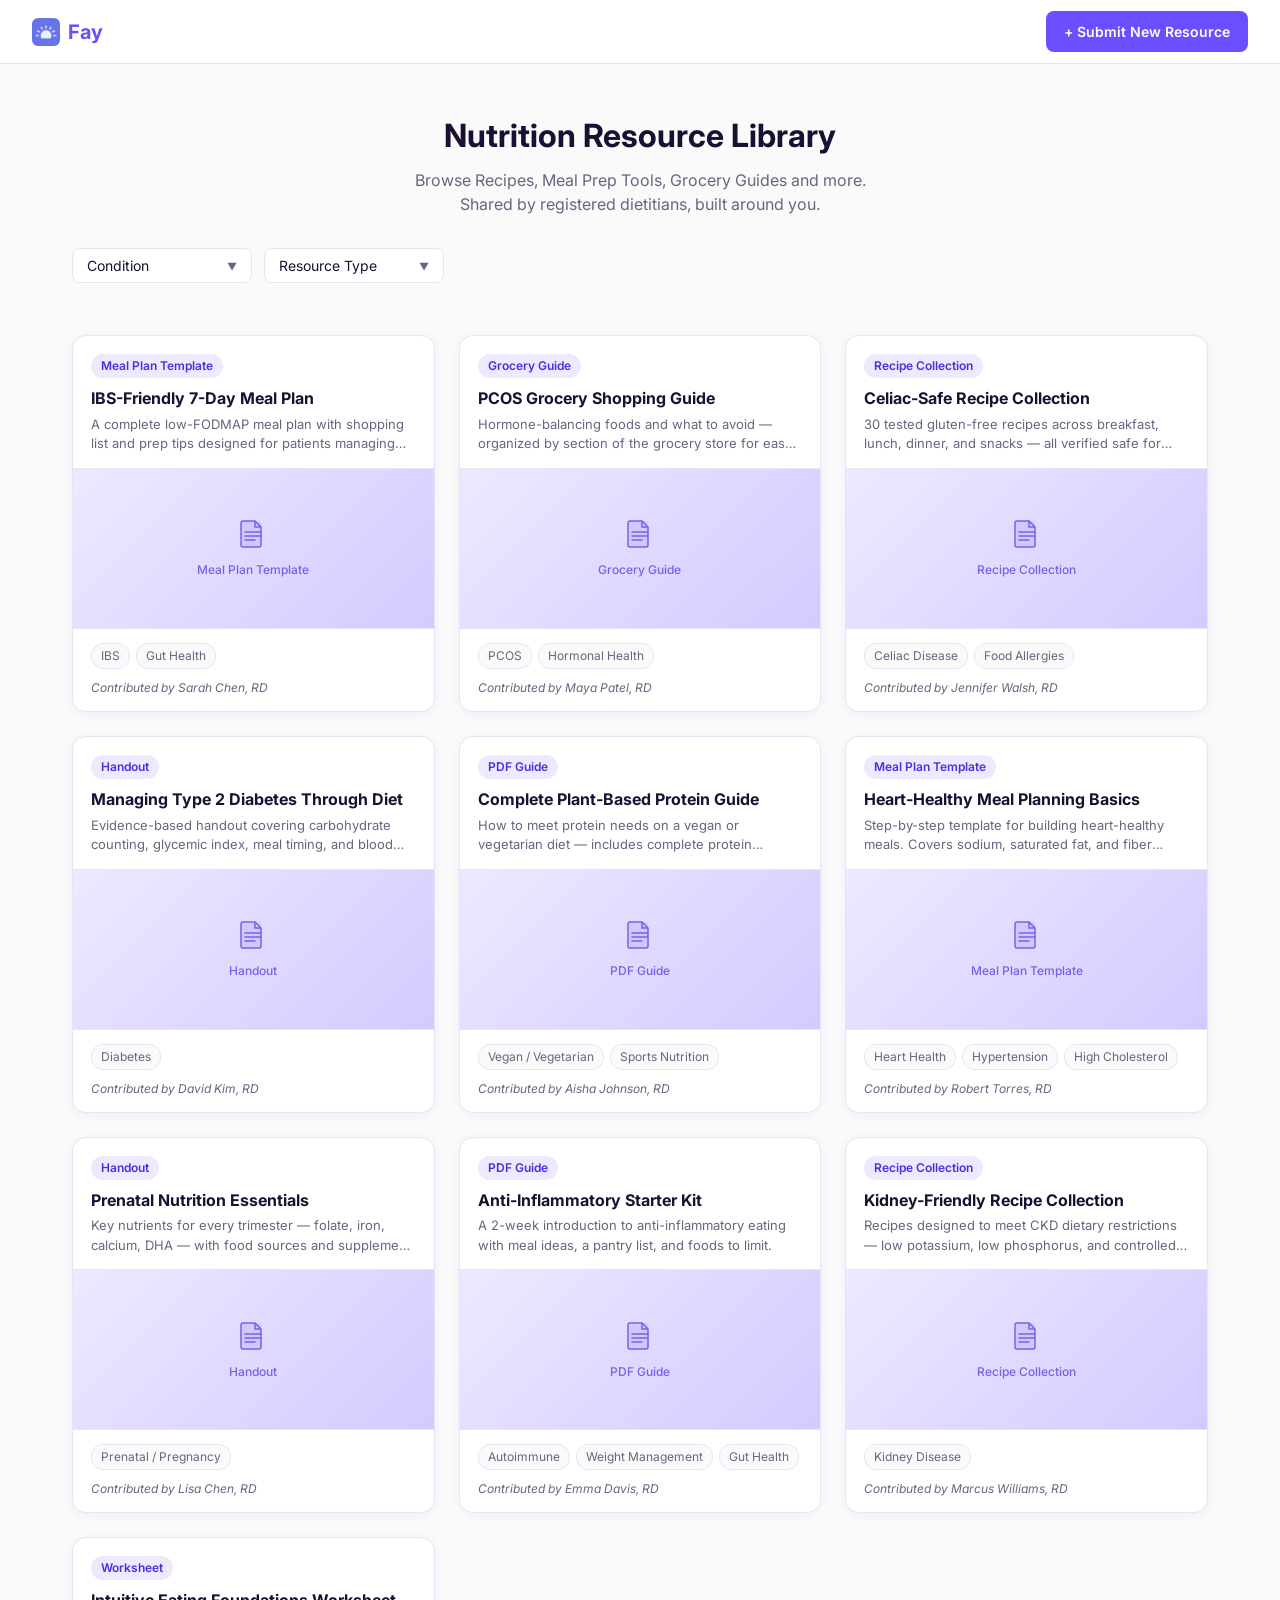
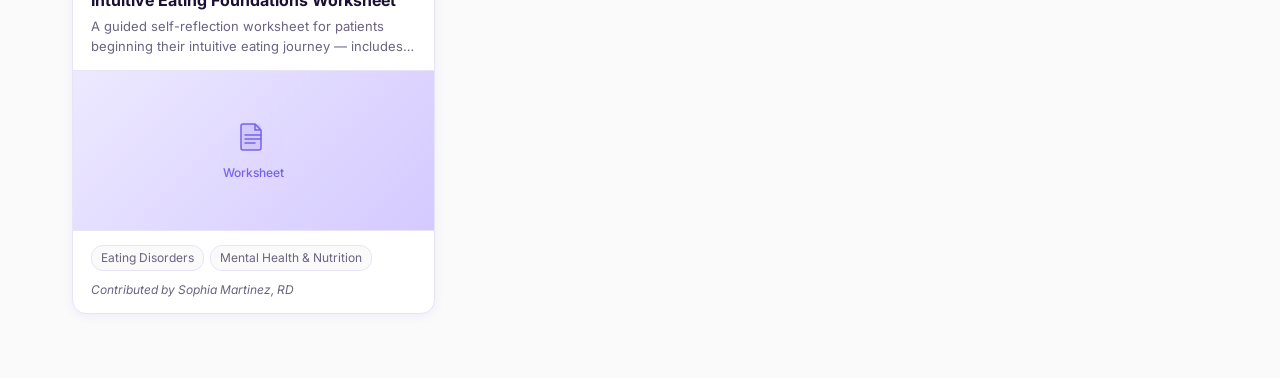
<file: index.html>
<!DOCTYPE html>
<html lang="en">
<head>
  <meta charset="UTF-8" />
  <meta name="viewport" content="width=device-width, initial-scale=1.0" />
  <title>Nutrition Resource Library — Fay</title>
  <link rel="stylesheet" href="style.css" />
</head>
<body>

<!-- NAV -->
<nav class="nav">
  <a href="index.html" class="nav-logo">
    <img src="Fay_Logo.png" alt="Fay logo" style="height:28px;width:28px;border-radius:6px;" />
    Fay
  </a>
  <a href="submit.html" target="_blank" class="btn-primary">
    + Submit New Resource
  </a>
</nav>

<!-- HERO -->
<div class="hero">
  <h1>Nutrition Resource Library</h1>
  <p>Browse Recipes, Meal Prep Tools, Grocery Guides and more.<br>Shared by registered dietitians, built around you.</p>
</div>

<!-- FILTERS -->
<div class="filter-bar">
  <div class="ms-wrap" id="conditionWrap">
    <button class="ms-trigger" id="conditionTrigger">
      <span class="ms-label">Condition</span>
      <span class="arrow">▼</span>
    </button>
    <div class="ms-dropdown" id="conditionDropdown">
      <div class="ms-search"><input type="text" placeholder="Search conditions…" id="conditionSearch" /></div>
      <div class="ms-options" id="conditionOptions"></div>
    </div>
  </div>

  <div class="ms-wrap" id="typeWrap">
    <button class="ms-trigger" id="typeTrigger">
      <span class="ms-label">Resource Type</span>
      <span class="arrow">▼</span>
    </button>
    <div class="ms-dropdown" id="typeDropdown">
      <div class="ms-search"><input type="text" placeholder="Search types…" id="typeSearch" /></div>
      <div class="ms-options" id="typeOptions"></div>
    </div>
  </div>
</div>

<!-- CHICLETS -->
<div class="chiclets" id="chiclets"></div>

<!-- CARD GRID -->
<div class="grid" id="grid">
  <div class="empty-state">
    <strong>Loading resources…</strong>
    <p>Fetching from the library.</p>
  </div>
</div>

<!-- MODAL -->
<div class="modal-backdrop" id="modal" style="display:none" onclick="closeModal(event)">
  <div class="modal">
    <div class="modal-icon">🔗</div>
    <h3 id="modal-title">Resource Link</h3>
    <p>This is a placeholder link. In the live product, this would open or download the actual resource.</p>
    <button class="btn-primary" onclick="document.getElementById('modal').style.display='none'">Got it</button>
  </div>
</div>

<script src="app.js"></script>
</body>
</html>
</file>
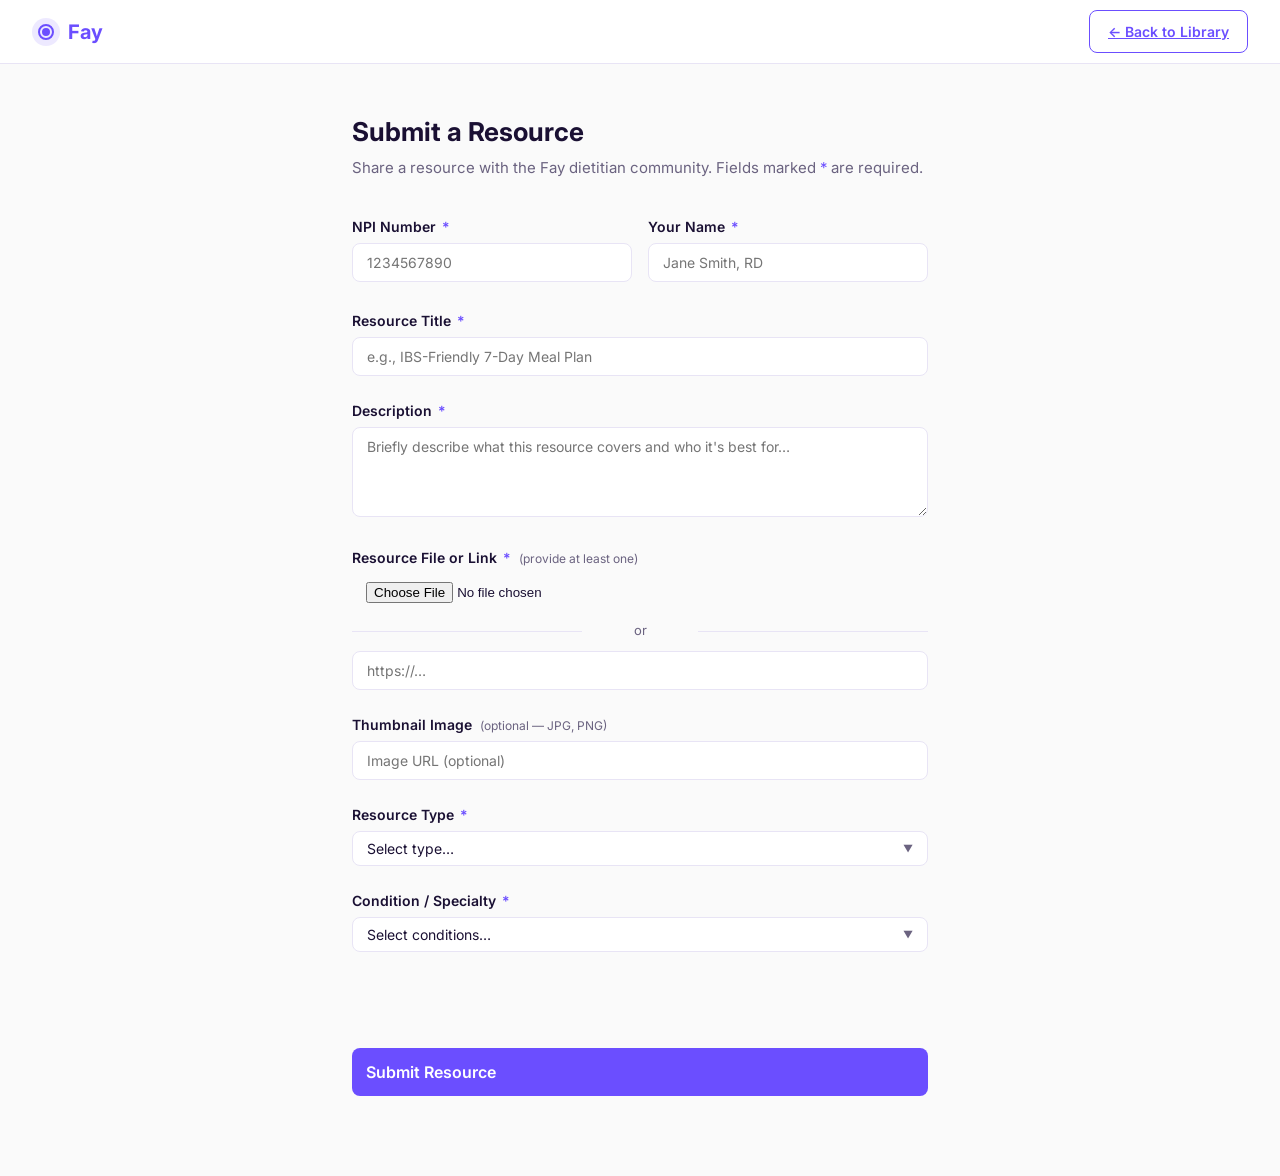
<file: submit.html>
<!DOCTYPE html>
<html lang="en">
<head>
  <meta charset="UTF-8" />
  <meta name="viewport" content="width=device-width, initial-scale=1.0" />
  <title>Submit a Resource — Fay</title>
  <link rel="stylesheet" href="style.css" />
</head>
<body>

<!-- NAV -->
<nav class="nav">
  <a href="index.html" class="nav-logo">
    <svg viewBox="0 0 28 28" fill="none" xmlns="http://www.w3.org/2000/svg">
      <circle cx="14" cy="14" r="14" fill="#6B4EFF" opacity="0.12"/>
      <path d="M14 6a8 8 0 1 1 0 16A8 8 0 0 1 14 6zm0 2a6 6 0 1 0 0 12A6 6 0 0 0 14 8zm0 2a4 4 0 1 1 0 8 4 4 0 0 1 0-8z" fill="#6B4EFF"/>
    </svg>
    Fay
  </a>
  <a href="index.html" class="btn-secondary">← Back to Library</a>
</nav>

<div class="form-page">
  <h1>Submit a Resource</h1>
  <p class="subtitle">Share a resource with the Fay dietitian community. Fields marked <span style="color:var(--purple)">*</span> are required.</p>

  <div id="success-banner" class="success-banner">
    ✅ Resource submitted successfully! Redirecting to the library…
  </div>

  <form id="submit-form" novalidate>

    <!-- NPI + Name -->
    <div class="form-row">
      <div class="form-section">
        <label for="npi">NPI Number <span class="req">*</span></label>
        <input type="text" id="npi" name="npi" placeholder="1234567890" maxlength="10" inputmode="numeric" />
        <div class="error-msg" id="npi-error"></div>
      </div>
      <div class="form-section">
        <label for="rd-name">Your Name <span class="req">*</span></label>
        <input type="text" id="rd-name" name="name" placeholder="Jane Smith, RD" />
        <div class="error-msg" id="name-error"></div>
      </div>
    </div>

    <!-- Title -->
    <div class="form-section">
      <label for="title">Resource Title <span class="req">*</span></label>
      <input type="text" id="title" name="title" placeholder="e.g., IBS-Friendly 7-Day Meal Plan" />
      <div class="error-msg" id="title-error"></div>
    </div>

    <!-- Description -->
    <div class="form-section">
      <label for="description">Description <span class="req">*</span></label>
      <textarea id="description" name="description" placeholder="Briefly describe what this resource covers and who it's best for…"></textarea>
      <div class="error-msg" id="description-error"></div>
    </div>

    <!-- File or Link -->
    <div class="form-section">
      <label>Resource File or Link <span class="req">*</span> <span class="hint">(provide at least one)</span></label>
      <input type="file" id="resource-file" name="resourceFile" accept=".pdf,.doc,.docx,.xls,.xlsx,.ppt,.pptx,.mp4,.mov" />
      <div class="or-divider">or</div>
      <input type="url" id="resource-link" name="link" placeholder="https://…" />
      <div class="error-msg" id="link-error"></div>
    </div>

    <!-- Thumbnail -->
    <div class="form-section">
      <label for="thumbnail">Thumbnail Image <span class="hint">(optional — JPG, PNG)</span></label>
      <input type="url" id="thumbnail" name="thumbnail" placeholder="Image URL (optional)" />
    </div>

    <!-- Resource Type -->
    <div class="form-section">
      <label>Resource Type <span class="req">*</span></label>
      <div class="ms-wrap" id="typeWrap">
        <button type="button" class="ms-trigger" id="typeTrigger">
          <span class="ms-label">Select type…</span>
          <span class="arrow">▼</span>
        </button>
        <div class="ms-dropdown" id="typeDropdown">
          <div class="ms-search"><input type="text" placeholder="Search…" id="typeSearch" /></div>
          <div class="ms-options" id="typeOptions"></div>
        </div>
      </div>
      <div class="error-msg" id="type-error"></div>
    </div>

    <!-- Condition -->
    <div class="form-section">
      <label>Condition / Specialty <span class="req">*</span></label>
      <div class="ms-wrap" id="conditionWrap">
        <button type="button" class="ms-trigger" id="conditionTrigger">
          <span class="ms-label">Select conditions…</span>
          <span class="arrow">▼</span>
        </button>
        <div class="ms-dropdown" id="conditionDropdown">
          <div class="ms-search"><input type="text" placeholder="Search…" id="conditionSearch" /></div>
          <div class="ms-options" id="conditionOptions"></div>
        </div>
      </div>
      <div class="error-msg" id="condition-error"></div>
    </div>

    <!-- Selected tags preview -->
    <div class="chiclets" id="chiclets" style="padding:0; margin-bottom:24px;"></div>

    <button type="submit" class="btn-primary submit-btn" id="submit-btn">
      Submit Resource
    </button>

  </form>
</div>

<script src="submit.js"></script>
</body>
</html>
</file>
<file: style.css>
/* ============================================================
   FAY RESOURCE LIBRARY — Shared Styles
   To update brand colors, edit the :root variables below only.
   ============================================================ */

@import url('https://fonts.googleapis.com/css2?family=Inter:wght@400;500;600;700&display=swap');

:root {
  --purple:       #6B4EFF;
  --purple-dark:  #4B30E0;
  --purple-light: #EDE9FF;
  --purple-mid:   #C4B8FF;
  --bg:           #FAFAFA;
  --white:        #FFFFFF;
  --border:       #E8E4F5;
  --text:         #1A1033;
  --text-muted:   #6B6380;
  --radius-card:  14px;
  --radius-btn:   8px;
  --shadow-card:  0 2px 10px rgba(107,78,255,0.08);
  --shadow-hover: 0 6px 20px rgba(107,78,255,0.14);
  --font:         'Inter', system-ui, sans-serif;
}

*, *::before, *::after { box-sizing: border-box; margin: 0; padding: 0; }

body {
  font-family: var(--font);
  background: var(--bg);
  color: var(--text);
  font-size: 15px;
  line-height: 1.5;
}

/* ── NAV ── */
.nav {
  background: var(--white);
  border-bottom: 1px solid var(--border);
  padding: 0 32px;
  height: 64px;
  display: flex;
  align-items: center;
  justify-content: space-between;
  position: sticky;
  top: 0;
  z-index: 100;
}

.nav-logo {
  display: flex;
  align-items: center;
  gap: 8px;
  font-weight: 700;
  font-size: 20px;
  color: var(--purple);
  text-decoration: none;
}

.nav-logo svg { width: 28px; height: 28px; }

.btn-primary {
  background: var(--purple);
  color: var(--white);
  border: none;
  border-radius: var(--radius-btn);
  padding: 10px 18px;
  font-size: 14px;
  font-weight: 600;
  font-family: var(--font);
  cursor: pointer;
  text-decoration: none;
  display: inline-flex;
  align-items: center;
  gap: 6px;
  transition: background 0.15s;
}
.btn-primary:hover { background: var(--purple-dark); }

.btn-secondary {
  background: var(--white);
  color: var(--purple);
  border: 1.5px solid var(--purple);
  border-radius: var(--radius-btn);
  padding: 10px 18px;
  font-size: 14px;
  font-weight: 600;
  font-family: var(--font);
  cursor: pointer;
  transition: background 0.15s;
}
.btn-secondary:hover { background: var(--purple-light); }

/* ── PAGE HERO ── */
.hero {
  padding: 48px 32px 32px;
  max-width: 1200px;
  margin: 0 auto;
  text-align: center;
}

.hero h1 {
  font-size: 32px;
  font-weight: 700;
  color: var(--text);
  margin-bottom: 8px;
}

.hero p {
  color: var(--text-muted);
  font-size: 16px;
  max-width: 540px;
  margin: 0 auto;
}

/* ── FILTER BAR ── */
.filter-bar {
  padding: 0 32px 16px;
  max-width: 1200px;
  margin: 0 auto;
  display: flex;
  align-items: flex-start;
  gap: 12px;
  flex-wrap: wrap;
}

/* ── MULTI-SELECT DROPDOWN ── */
.ms-wrap {
  position: relative;
}

.ms-trigger {
  display: flex;
  align-items: center;
  gap: 8px;
  padding: 8px 14px;
  border: 1.5px solid var(--border);
  border-radius: var(--radius-btn);
  background: var(--white);
  font-size: 14px;
  font-family: var(--font);
  color: var(--text);
  cursor: pointer;
  white-space: nowrap;
  min-width: 180px;
  justify-content: space-between;
  transition: border-color 0.15s;
}
.ms-trigger:hover, .ms-trigger.open { border-color: var(--purple); }

.ms-trigger .arrow {
  font-size: 10px;
  color: var(--text-muted);
  transition: transform 0.15s;
}
.ms-trigger.open .arrow { transform: rotate(180deg); }

.ms-badge {
  background: var(--purple);
  color: var(--white);
  border-radius: 10px;
  font-size: 11px;
  font-weight: 600;
  padding: 1px 6px;
  min-width: 18px;
  text-align: center;
}

.ms-dropdown {
  position: absolute;
  top: calc(100% + 6px);
  left: 0;
  min-width: 240px;
  background: var(--white);
  border: 1.5px solid var(--border);
  border-radius: var(--radius-btn);
  box-shadow: 0 8px 24px rgba(0,0,0,0.1);
  z-index: 200;
  display: none;
  overflow: hidden;
}
.ms-dropdown.open { display: block; }

.ms-search {
  padding: 10px 12px;
  border-bottom: 1px solid var(--border);
}
.ms-search input {
  width: 100%;
  border: 1.5px solid var(--border);
  border-radius: 6px;
  padding: 6px 10px;
  font-size: 13px;
  font-family: var(--font);
  outline: none;
}
.ms-search input:focus { border-color: var(--purple); }

.ms-options {
  max-height: 220px;
  overflow-y: auto;
  padding: 6px 0;
}

.ms-option {
  display: flex;
  align-items: center;
  gap: 10px;
  padding: 8px 14px;
  cursor: pointer;
  font-size: 13px;
  transition: background 0.1s;
}
.ms-option:hover { background: var(--purple-light); }
.ms-option input[type=checkbox] {
  accent-color: var(--purple);
  width: 15px;
  height: 15px;
  cursor: pointer;
}

/* ── CHICLETS ── */
.chiclets {
  padding: 0 32px 20px;
  max-width: 1200px;
  margin: 0 auto;
  display: flex;
  flex-wrap: wrap;
  gap: 8px;
  min-height: 36px;
}

.chiclet {
  display: inline-flex;
  align-items: center;
  gap: 6px;
  background: var(--purple-light);
  color: var(--purple-dark);
  border-radius: 20px;
  padding: 5px 12px;
  font-size: 13px;
  font-weight: 500;
}

.chiclet-remove {
  background: none;
  border: none;
  cursor: pointer;
  color: var(--purple);
  font-size: 16px;
  line-height: 1;
  padding: 0;
  display: flex;
  align-items: center;
}

/* ── CARD GRID ── */
.grid {
  padding: 0 32px 64px;
  max-width: 1200px;
  margin: 0 auto;
  display: grid;
  grid-template-columns: repeat(3, 1fr);
  gap: 24px;
}

@media (max-width: 900px) {
  .grid { grid-template-columns: repeat(2, 1fr); }
}
@media (max-width: 600px) {
  .grid { grid-template-columns: 1fr; }
  .nav { padding: 0 16px; }
  .hero, .filter-bar, .chiclets, .grid { padding-left: 16px; padding-right: 16px; }
}

/* ── CARD ── */
.card {
  background: var(--white);
  border: 1px solid var(--border);
  border-radius: var(--radius-card);
  box-shadow: var(--shadow-card);
  overflow: hidden;
  display: flex;
  flex-direction: column;
  transition: box-shadow 0.2s, transform 0.2s;
}
.card:hover {
  box-shadow: var(--shadow-hover);
  transform: translateY(-2px);
}

.card.new-card {
  border-color: var(--purple);
  box-shadow: 0 0 0 3px var(--purple-light), var(--shadow-hover);
  animation: fadeIn 0.5s ease;
}

@keyframes fadeIn {
  from { opacity: 0; transform: translateY(8px); }
  to   { opacity: 1; transform: translateY(0); }
}

/* Card section 1: header */
.card-header {
  padding: 18px 18px 14px;
  border-bottom: 1px solid var(--border);
}

.card-badge {
  display: inline-block;
  background: var(--purple-light);
  color: var(--purple-dark);
  border-radius: 20px;
  padding: 3px 10px;
  font-size: 12px;
  font-weight: 600;
  margin-bottom: 10px;
}

.card-title {
  font-size: 16px;
  font-weight: 700;
  color: var(--text);
  margin-bottom: 6px;
  line-height: 1.3;
}

.card-desc {
  font-size: 13px;
  color: var(--text-muted);
  display: -webkit-box;
  -webkit-line-clamp: 2;
  -webkit-box-orient: vertical;
  overflow: hidden;
}

/* Card section 2: image */
.card-img {
  position: relative;
  cursor: pointer;
  background: linear-gradient(135deg, var(--purple-light) 0%, #d4caff 100%);
  height: 160px;
  display: flex;
  align-items: center;
  justify-content: center;
  overflow: hidden;
  border-bottom: 1px solid var(--border);
}

.card-img img {
  width: 100%;
  height: 100%;
  object-fit: cover;
}

.card-img-placeholder {
  display: flex;
  flex-direction: column;
  align-items: center;
  gap: 8px;
  color: var(--purple-dark);
  opacity: 0.7;
}

.card-img-placeholder svg { width: 36px; height: 36px; }
.card-img-placeholder span { font-size: 12px; font-weight: 500; }

.card-img-overlay {
  position: absolute;
  inset: 0;
  background: rgba(107,78,255,0.08);
  display: flex;
  align-items: center;
  justify-content: center;
  opacity: 0;
  transition: opacity 0.2s;
}
.card-img:hover .card-img-overlay { opacity: 1; }

.card-img-overlay span {
  background: var(--white);
  color: var(--purple);
  font-size: 13px;
  font-weight: 600;
  padding: 8px 16px;
  border-radius: 20px;
  box-shadow: 0 2px 8px rgba(0,0,0,0.15);
}

/* Card section 3: footer */
.card-footer {
  padding: 14px 18px;
  display: flex;
  flex-direction: column;
  gap: 10px;
  margin-top: auto;
}

.card-tags {
  display: flex;
  flex-wrap: wrap;
  gap: 6px;
}

.tag {
  background: var(--bg);
  border: 1px solid var(--border);
  color: var(--text-muted);
  border-radius: 12px;
  padding: 3px 9px;
  font-size: 12px;
}

.card-rd {
  font-size: 12px;
  color: var(--text-muted);
  font-style: italic;
}

/* ── EMPTY STATE ── */
.empty-state {
  grid-column: 1 / -1;
  text-align: center;
  padding: 64px 32px;
  color: var(--text-muted);
}
.empty-state p { margin-top: 8px; font-size: 14px; }

/* ── MODAL ── */
.modal-backdrop {
  position: fixed;
  inset: 0;
  background: rgba(26,16,51,0.5);
  z-index: 500;
  display: flex;
  align-items: center;
  justify-content: center;
  animation: fadeInBg 0.2s ease;
}

@keyframes fadeInBg {
  from { opacity: 0; } to { opacity: 1; }
}

.modal {
  background: var(--white);
  border-radius: var(--radius-card);
  padding: 32px;
  max-width: 420px;
  width: 90%;
  text-align: center;
  box-shadow: 0 20px 60px rgba(0,0,0,0.2);
}

.modal h3 {
  font-size: 18px;
  font-weight: 700;
  margin-bottom: 10px;
}

.modal p {
  color: var(--text-muted);
  font-size: 14px;
  margin-bottom: 24px;
}

.modal-icon {
  font-size: 40px;
  margin-bottom: 14px;
}

/* ── FORM PAGE ── */
.form-page {
  max-width: 640px;
  margin: 0 auto;
  padding: 48px 32px 80px;
}

.form-page h1 {
  font-size: 26px;
  font-weight: 700;
  margin-bottom: 6px;
}

.form-page .subtitle {
  color: var(--text-muted);
  font-size: 15px;
  margin-bottom: 36px;
}

.form-section {
  margin-bottom: 24px;
}

label {
  display: block;
  font-size: 14px;
  font-weight: 600;
  margin-bottom: 6px;
  color: var(--text);
}

label .req { color: var(--purple); margin-left: 2px; }
label .hint { font-weight: 400; color: var(--text-muted); font-size: 12px; margin-left: 4px; }

input[type=text], input[type=number], input[type=url], textarea, select {
  width: 100%;
  border: 1.5px solid var(--border);
  border-radius: var(--radius-btn);
  padding: 10px 14px;
  font-size: 14px;
  font-family: var(--font);
  color: var(--text);
  background: var(--white);
  outline: none;
  transition: border-color 0.15s;
}
input:focus, textarea:focus { border-color: var(--purple); }

textarea { resize: vertical; min-height: 90px; }

input[type=file] {
  padding: 8px 14px;
  background: var(--bg);
  cursor: pointer;
}

.or-divider {
  text-align: center;
  font-size: 13px;
  color: var(--text-muted);
  margin: 10px 0;
  position: relative;
}
.or-divider::before, .or-divider::after {
  content: '';
  position: absolute;
  top: 50%;
  width: 40%;
  height: 1px;
  background: var(--border);
}
.or-divider::before { left: 0; }
.or-divider::after  { right: 0; }

.form-row { display: grid; grid-template-columns: 1fr 1fr; gap: 16px; }
@media (max-width: 500px) { .form-row { grid-template-columns: 1fr; } }

.submit-btn {
  width: 100%;
  padding: 14px;
  font-size: 16px;
  margin-top: 12px;
  border-radius: var(--radius-btn);
}

.submit-btn:disabled {
  opacity: 0.5;
  cursor: not-allowed;
}

.success-banner {
  display: none;
  background: #e8f5e9;
  border: 1px solid #a5d6a7;
  border-radius: var(--radius-btn);
  padding: 14px 18px;
  color: #2e7d32;
  font-size: 14px;
  margin-bottom: 20px;
}

.field-error {
  border-color: #e53e3e !important;
}
.error-msg {
  font-size: 12px;
  color: #e53e3e;
  margin-top: 4px;
}

/* Form MS dropdown full width */
.form-page .ms-trigger {
  width: 100%;
  min-width: unset;
}
.form-page .ms-dropdown { width: 100%; }
.form-page .ms-wrap { width: 100%; }
</file>
